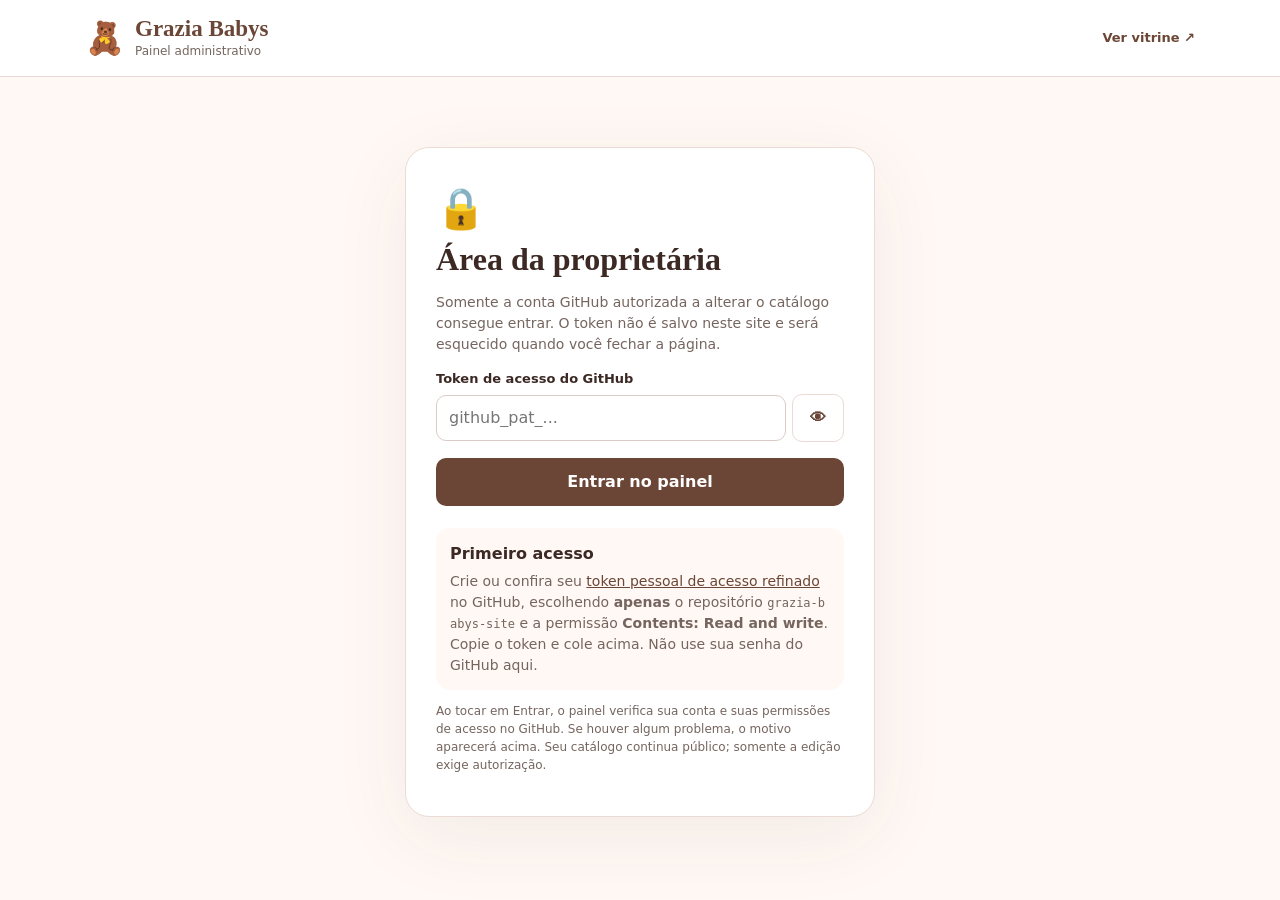
<file: admin.html>
<!doctype html>
<html lang="pt-BR">
<head>
<meta charset="utf-8">
<meta name="viewport" content="width=device-width,initial-scale=1">
<meta name="robots" content="noindex,nofollow,noarchive">
<meta name="referrer" content="no-referrer">
<meta name="theme-color" content="#6B4636">
<title>Painel privado | Grazia Babys</title>
<link rel="stylesheet" href="admin.css?v=2">
</head>
<body>
<header class="topbar">
  <div class="top-inner">
    <div class="brand"><span class="bear">🧸</span><div><strong>Grazia Babys</strong><small>Painel administrativo</small></div></div>
    <div class="top-actions"><a href="./" target="_blank" rel="noopener">Ver vitrine ↗</a><button id="logoutBtn" type="button" class="ghost" hidden>Sair</button></div>
  </div>
</header>
<main>
  <section id="loginArea" class="login">
    <div class="login-card">
      <div class="login-icon">🔒</div>
      <h1>Área da proprietária</h1>
      <p>Somente a conta GitHub autorizada a alterar o catálogo consegue entrar. O token não é salvo neste site e será esquecido quando você fechar a página.</p>
      <form id="loginForm">
        <label for="token">Token de acesso do GitHub</label>
        <div class="token-row"><input id="token" name="token" type="password" autocomplete="off" autocapitalize="off" spellcheck="false" placeholder="github_pat_..." required><button type="button" id="showToken" class="ghost" aria-label="Mostrar ou ocultar token">👁</button></div>
        <button type="submit" id="loginBtn" class="primary full">Entrar no painel</button>
      </form>
      <div id="loginMessage" class="message" role="alert" aria-live="assertive" hidden></div>
      <div class="login-help">
        <b>Primeiro acesso</b>
        <p>Crie ou confira seu <a href="https://github.com/settings/personal-access-tokens" target="_blank" rel="noopener">token pessoal de acesso refinado</a> no GitHub, escolhendo <b>apenas</b> o repositório <code>grazia-babys-site</code> e a permissão <b>Contents: Read and write</b>. Copie o token e cole acima. Não use sua senha do GitHub aqui.</p>
      </div>
      <p class="fineprint">Ao tocar em Entrar, o painel verifica sua conta e suas permissões de acesso no GitHub. Se houver algum problema, o motivo aparecerá acima. Seu catálogo continua público; somente a edição exige autorização.</p>
    </div>
  </section>
  <section id="dashboard" hidden>
    <div class="dashboard-header"><div><p class="eyebrow">Minha loja · Gestão</p><h1>Controle do catálogo</h1><p>Edite suas peças e publique as mudanças diretamente no GitHub.</p></div><button id="saveBtn" class="primary" type="button" disabled>Publicar alterações</button></div>
    <div id="message" class="message" role="status" aria-live="polite" hidden></div>
    <div class="stats">
      <div><span>Produtos cadastrados</span><strong id="statTotal">0</strong></div>
      <div><span>Disponíveis</span><strong id="statActive">0</strong></div>
      <div><span>Esgotados</span><strong id="statSold">0</strong></div>
      <div><span>Ocultos da vitrine</span><strong id="statHidden">0</strong></div>
    </div>
    <div class="toolbar">
      <input id="search" type="search" placeholder="Buscar por roupa, categoria ou tamanho…" aria-label="Buscar produtos">
      <select id="filter" aria-label="Filtrar por status"><option value="all">Todos os produtos</option><option value="available">Disponíveis</option><option value="sold">Esgotados</option><option value="hidden">Ocultos</option></select>
      <button id="addBtn" class="secondary" type="button">+ Nova peça</button>
      <button id="reloadBtn" class="ghost" type="button">↻ Atualizar</button>
    </div>
    <p id="dirtyNotice" class="dirty-notice" hidden>● Você tem mudanças ainda não publicadas. Clique em <b>Publicar alterações</b> para atualizar a loja.</p>
    <div id="products" class="product-grid" aria-live="polite"></div>
    <div class="footer-actions"><button id="saveBottomBtn" class="primary" type="button" disabled>Publicar alterações</button><span id="lastSync">Nenhuma alteração pendente.</span></div>
  </section>
</main>
<dialog id="editorDialog">
  <form id="productForm" class="modal" method="dialog">
    <div class="modal-head"><div><p class="eyebrow">Grazia Babys</p><h2 id="formTitle">Editar produto</h2></div><button type="button" id="closeModalBtn" class="ghost close" aria-label="Fechar">×</button></div>
    <input type="hidden" id="editId">
    <div class="form-grid">
      <label class="span2">Nome da peça<input id="fName" required maxlength="120"></label>
      <label>Preço (R$)<input id="fPrice" type="number" step=".01" min="0" required></label>
      <label>Preço promocional (opcional)<input id="fPromo" type="number" step=".01" min="0"></label>
      <label>Categoria<select id="fCategory"><option>Bodies Artesanais</option><option>Macacões</option><option>CONJUNTOS</option><option>CASACOS</option><option>Vestidos</option><option>Camisetas</option><option>Outros</option></select></label>
      <label>Tamanho<input id="fSize" maxlength="50" placeholder="Ex.: 6–9 meses"></label>
      <label>Cor<input id="fColor" maxlength="90"></label>
      <label>Quantidade no estoque<input id="fQty" type="number" min="0" step="1"></label>
      <label class="span2">Descrição<textarea id="fDescription" rows="3" maxlength="800"></textarea></label>
      <label class="span2">Foto atual ou URL da foto<input id="fImage" placeholder="Caminho existente ou endereço https://…" autocomplete="off"></label>
      <label class="span2">Trocar / adicionar foto (JPG, PNG ou WebP até 2 MB)<input id="fFile" type="file" accept="image/jpeg,image/png,image/webp"></label>
    </div>
    <div class="form-options"><label><input id="fSold" type="checkbox"> Marcar como esgotado</label><label><input id="fHidden" type="checkbox"> Ocultar da vitrine</label><label><input id="fFeatured" type="checkbox"> Destacar a peça</label></div>
    <div class="modal-actions"><button type="button" class="ghost" id="cancelModalBtn">Cancelar</button><button type="submit" class="primary">Aplicar no catálogo</button></div>
    <p class="fineprint">Aplicar salva a edição na tela. Use “Publicar alterações” no painel para enviar ao GitHub.</p>
  </form>
</dialog>
<script>
  document.addEventListener("DOMContentLoaded",function(){
    if(window.__graziaAdminReady)return;
    var el=document.getElementById("loginMessage");
    el.textContent="O código do painel não carregou corretamente. Abra esta página no Chrome e atualize. Se persistir, me informe esta mensagem.";
    el.hidden=false;
    el.classList.add("error");
  });
</script>
<script src="admin.js?v=3" defer></script>
</body>
</html>
</file>
<file: admin.css>
:root{--brown:#6b4636;--dark:#3c2924;--pink:#d89aaa;--cream:#fff8f4;--white:#fff;--line:#eadbd5;--muted:#75655e;--green:#267654;--red:#ac4a48}
*{box-sizing:border-box}
body{margin:0;color:var(--dark);background:var(--cream);font-family:Inter,system-ui,-apple-system,"Segoe UI",sans-serif;line-height:1.5}
button,input,select,textarea{font:inherit}button{cursor:pointer}button:disabled{cursor:not-allowed;opacity:.55}
button:focus-visible,a:focus-visible,input:focus-visible,select:focus-visible,textarea:focus-visible{outline:3px solid var(--pink);outline-offset:2px}
a{color:var(--brown)}[hidden]{display:none!important}
.topbar{background:white;border-bottom:1px solid var(--line);position:sticky;top:0;z-index:4}
.top-inner{max-width:1150px;margin:auto;display:flex;align-items:center;justify-content:space-between;gap:16px;padding:14px 20px}
.brand{display:flex;align-items:center;gap:10px}.brand strong{display:block;font-family:Georgia,serif;font-size:23px;line-height:1.15;color:var(--brown)}.brand small{display:block;font-size:12px;color:var(--muted)}.bear{font-size:32px}
.top-actions{display:flex;align-items:center;gap:10px}.top-actions a{font-weight:700;text-decoration:none;font-size:13px}
main{width:min(1150px,calc(100% - 32px));margin:auto}
h1{font-family:Georgia,serif;line-height:1.12;margin:4px 0 8px}h2{font-family:Georgia,serif}
button{border-radius:10px;padding:11px 15px;border:1px solid transparent;font-weight:750;min-height:43px}
.primary{background:var(--brown);color:#fff}.primary:hover:not(:disabled){background:#513126}
.secondary{background:#f2dfe6;color:var(--brown);border-color:#e8bdca}
.ghost{background:white;color:var(--brown);border-color:var(--line)}
.full{width:100%}
input:not([type=checkbox]):not([type=file]),select,textarea{background:white;width:100%;min-height:43px;border:1px solid #dacbc6;border-radius:10px;padding:10px 12px;color:var(--dark)}
input[type=file]{width:100%;background:white;border:1px dashed #d2b6b9;border-radius:10px;padding:10px}
label{display:block;font-size:13px;font-weight:700}
label input,label select,label textarea{margin-top:5px;font-weight:400}
.login{min-height:calc(100vh - 90px);display:grid;place-items:center;padding:36px 0}
.login-card{width:min(100%,470px);background:white;border:1px solid var(--line);border-radius:24px;box-shadow:0 20px 80px #50322512;padding:30px}
.login-icon{font-size:40px}.login-card h1{font-size:32px}
.login-card p{color:var(--muted);font-size:14px}
.token-row{display:flex;gap:6px;align-items:center;margin:6px 0 16px}
.token-row input{min-width:0}.token-row button{min-width:52px}
.login-help{background:var(--cream);border-radius:14px;padding:14px;margin-top:22px}
.login-help p{margin:5px 0 0}.login-help code{word-break:break-all;font-size:12px}
.fineprint{font-size:12px!important;color:var(--muted)!important}
#dashboard{padding:32px 0 60px}
.dashboard-header{display:flex;justify-content:space-between;gap:20px;align-items:center}
.dashboard-header h1{font-size:38px}.dashboard-header p{margin:5px 0;color:var(--muted)}
.eyebrow{text-transform:uppercase;letter-spacing:.13em;color:#b77183!important;font-weight:800;font-size:11px!important}
.message{margin-top:16px;padding:12px 16px;border-radius:12px;background:#e2f3e9;color:#17563c;white-space:pre-wrap;word-break:break-word}
.message.error{background:#ffeded;color:#9b3736}
.stats{display:grid;grid-template-columns:repeat(4,1fr);gap:12px;margin:22px 0}
.stats>div{border-radius:15px;padding:16px;background:white;border:1px solid var(--line)}
.stats span{font-size:12px;color:var(--muted);display:block}
.stats strong{display:block;font-size:30px;line-height:1.3}
.toolbar{display:flex;gap:10px;margin:15px 0;align-items:center;flex-wrap:wrap}.toolbar #search{flex:1 1 240px}.toolbar #filter{flex:0 1 180px}
.dirty-notice{background:#fff0cf;padding:10px 15px;border-radius:10px;font-size:13px;color:#714c13}
.product-grid{display:grid;grid-template-columns:repeat(2,minmax(0,1fr));gap:12px}
.product-row{display:flex;gap:14px;background:white;padding:13px;border:1px solid var(--line);border-radius:15px;min-width:0;align-items:center}
.product-row.sold{background:#fff9f9}.product-row.hidden-product{opacity:.72}
.thumb{width:92px;height:104px;flex:0 0 92px;display:grid;place-items:center;border-radius:10px;overflow:hidden;background:#f8efeb}
.thumb img{height:100%;width:100%;object-fit:contain}
.product-info{min-width:0;flex:1}.product-info h3{font-size:15px;line-height:1.3;margin:0 0 5px}.product-info p{font-size:12px;color:var(--muted);margin:0 0 7px}
.price{font-size:18px;font-weight:900;color:var(--brown)}
.pills{display:flex;gap:5px;flex-wrap:wrap;margin:5px 0}.pill{font-size:10px;padding:3px 7px;background:#f1e4df;border-radius:999px;color:#59433d;font-weight:800}
.pill.bad{background:#fee2df;color:#a33f3b}.pill.ok{background:#dbf0e3;color:#27724d}.pill.gray{background:#e9e6e4;color:#685d56}
.product-actions{display:flex;gap:6px;flex-wrap:wrap;margin-top:10px}
.product-actions button{min-height:34px;padding:6px 9px;font-size:12px}
.product-actions .sold-action{color:#a83e44;border-color:#e7babb}.product-actions .restore-action{color:#226b4c}
.footer-actions{display:flex;gap:14px;align-items:center;flex-wrap:wrap;padding-top:24px;font-size:13px;color:var(--muted)}
dialog{border:none;border-radius:22px;padding:0;width:min(94vw,670px);max-height:90vh;box-shadow:0 30px 120px #0005}
dialog::backdrop{background:#20140ec7}
.modal{padding:23px;background:#fff;overflow-y:auto;max-height:90vh}
.modal-head{display:flex;justify-content:space-between;align-items:center}.modal-head h2{font-size:27px;margin:0 0 14px}.close{font-size:26px;line-height:1;padding:5px 10px;min-height:35px}
.form-grid{display:grid;grid-template-columns:repeat(2,minmax(0,1fr));gap:13px}
.span2{grid-column:span 2}
.form-options{display:flex;flex-wrap:wrap;gap:15px;padding:17px 0}.form-options label{font-size:12px}
.modal-actions{display:flex;justify-content:flex-end;gap:10px;padding-top:10px;border-top:1px solid var(--line)}
.loading{opacity:.6;pointer-events:none}.empty{padding:30px;background:white;border:1px dashed var(--line);border-radius:12px;color:var(--muted)}
@media(max-width:740px){.dashboard-header{display:block}.dashboard-header .primary{width:100%;margin-top:12px}.dashboard-header h1{font-size:30px}.stats{grid-template-columns:repeat(2,1fr)}.product-grid{grid-template-columns:1fr}.toolbar>*{flex:1 1 100%!important}.product-row{gap:10px}.thumb{width:75px;height:96px;flex-basis:75px}.brand strong{font-size:20px}.top-actions a{font-size:11px}.form-grid{grid-template-columns:1fr}.span2{grid-column:span 1}.modal{padding:16px}}
</file>
